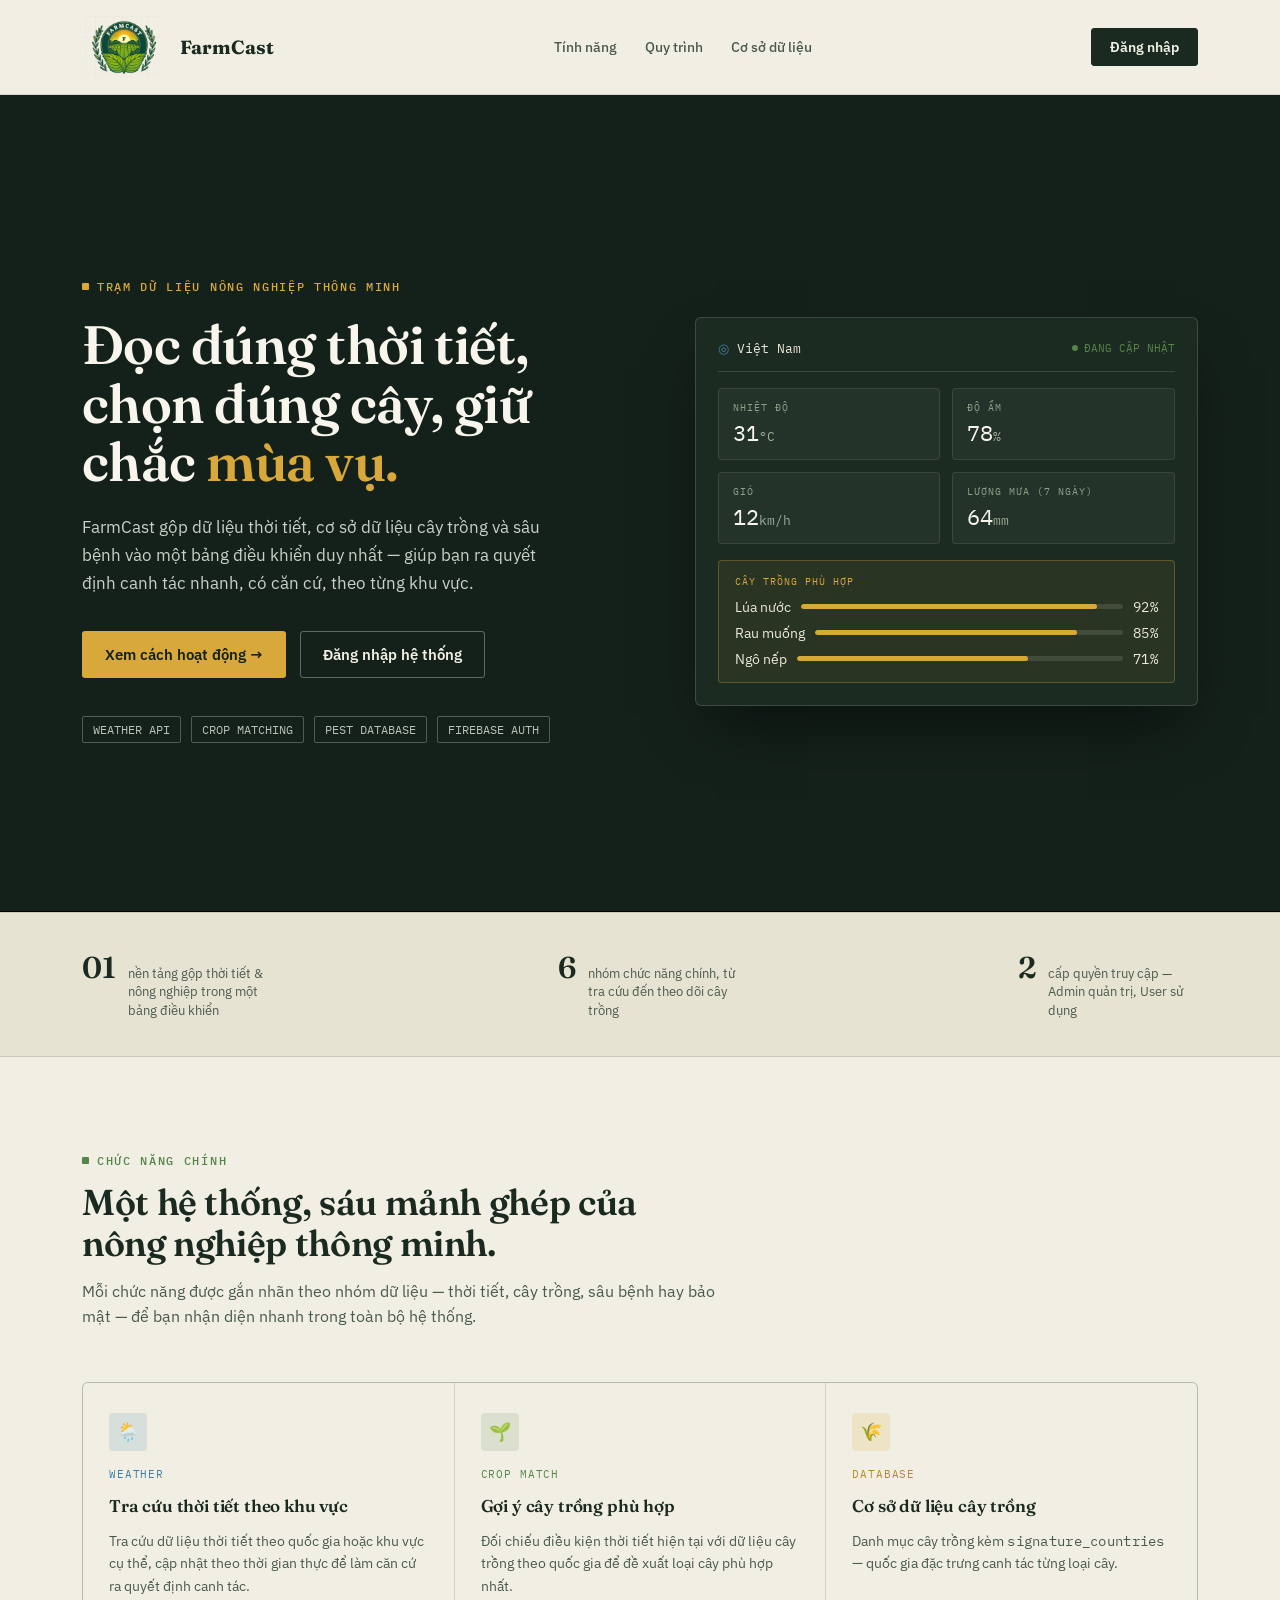
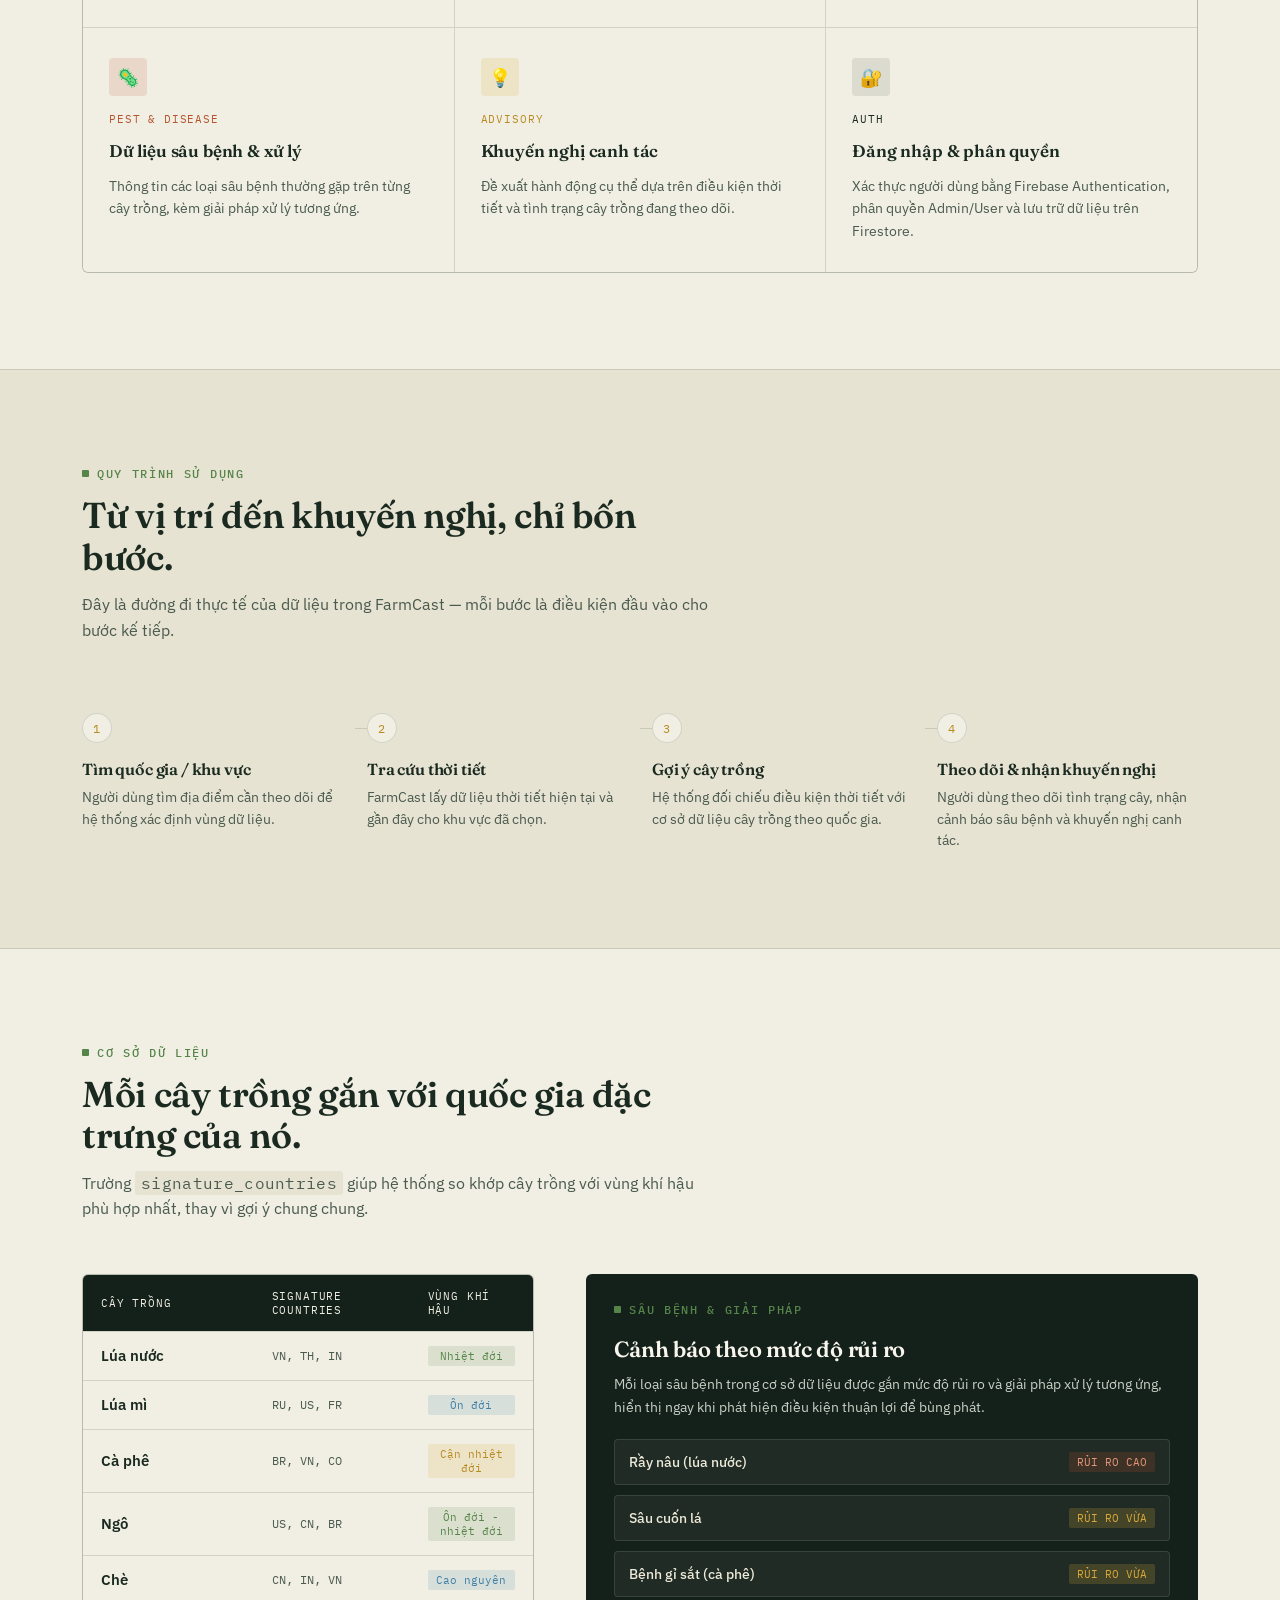
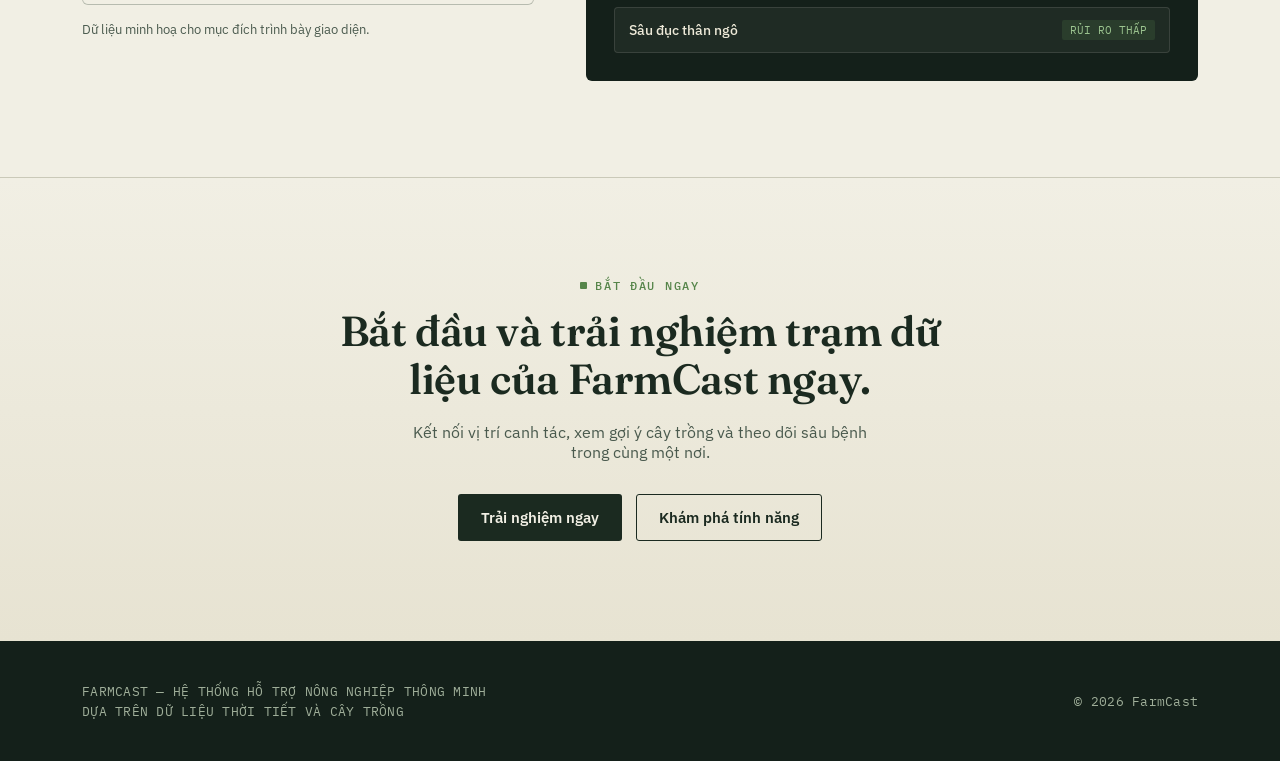
<file: index.html>
<!DOCTYPE html>
<html lang="vi">
<head>
<meta charset="UTF-8">
<meta name="viewport" content="width=device-width, initial-scale=1.0">
<title>FarmCast — Trạm dữ liệu nông nghiệp thông minh</title>
<link rel="preconnect" href="https://fonts.googleapis.com">
<link href="https://fonts.googleapis.com/css2?family=Fraunces:opsz,wght@9..144,400;9..144,500;9..144,600;9..144,700&family=IBM+Plex+Sans:wght@400;500;600;700&family=IBM+Plex+Mono:wght@400;500;600&display=swap" rel="stylesheet">
<style>
  :root{
    --soil:#14201A;
    --soil-2:#1C2B22;
    --paper:#F1EFE4;
    --paper-2:#E7E3D2;
    --ink:#1B2A20;
    --ink-soft:#4A5A4E;
    --wheat:#D8A93A;
    --wheat-deep:#B98A22;
    --sky:#3E7FA6;
    --leaf:#56854A;
    --rust:#B7532E;
    --line:rgba(27,42,32,0.14);
    --line-dark:rgba(241,239,228,0.14);
    --shadow: 0 1px 0 rgba(27,42,32,0.06);
  }
  *{box-sizing:border-box;}
  html{scroll-behavior:smooth;}
  body{
    margin:0;
    background:var(--paper);
    color:var(--ink);
    font-family:'IBM Plex Sans', sans-serif;
    -webkit-font-smoothing:antialiased;
  }
  h1,h2,h3{
    font-family:'Fraunces', serif;
    margin:0;
    font-weight:600;
    letter-spacing:-0.01em;
  }
  .mono{
    font-family:'IBM Plex Mono', monospace;
    letter-spacing:0.02em;
  }
  .eyebrow{
    font-family:'IBM Plex Mono', monospace;
    text-transform:uppercase;
    letter-spacing:0.14em;
    font-size:12px;
    font-weight:500;
    display:flex;
    align-items:center;
    gap:8px;
  }
  .eyebrow::before{
    content:"";
    width:7px;height:7px;
    background:currentColor;
    display:inline-block;
    border-radius:1px;
  }
  a{color:inherit;}
  .wrap{
    max-width:1180px;
    margin:0 auto;
    padding:0 32px;
  }
  img,svg{display:block;max-width:100%;}

  /* ===== NAV ===== */
  header.nav{
    position:sticky;top:0;z-index:50;
    background:rgba(241,239,228,0.86);
    backdrop-filter:blur(10px);
    border-bottom:1px solid var(--line);
  }
  .nav-inner{
    display:flex;align-items:center;justify-content:space-between;
    padding:16px 32px;
    max-width:1180px;margin:0 auto;
  }
  .brand{
    display:flex;align-items:center;gap:10px;
    font-family:'Fraunces',serif;font-weight:700;font-size:19px;
  }
  .brand .dot{
    width:10px;height:10px;background:var(--leaf);border-radius:2px;
    box-shadow: 3px 3px 0 var(--sky);
  }
  .nav-links{
    display:flex;gap:28px;font-size:14px;font-weight:500;
  }
  .nav-links a{text-decoration:none;color:var(--ink-soft);transition:color .15s;}
  .nav-links a:hover{color:var(--ink);}
  .nav-cta{
    font-size:14px;font-weight:600;
    background:var(--ink);color:var(--paper);
    padding:9px 18px;border-radius:3px;
    text-decoration:none;
    border:1px solid var(--ink);
  }
  @media(max-width:820px){.nav-links{display:none;}}

  /* ===== HERO ===== */
  .hero{
    background:var(--soil);
    color:var(--paper);
    position:relative;
    overflow:hidden;
    border-bottom:1px solid #000;
  }
  .hero::before{
    content:"";
    position:absolute;inset:0;
    background-size:64px 64px;
    opacity:.35;
   
  }
  .hero-inner{
    position:relative;
    display:grid;
    grid-template-columns:1.05fr 0.95fr;
    gap:56px;
    align-items:center;
    padding:88px 32px 72px;
  }
  .hero-eyebrow{color:var(--wheat);margin-bottom:22px;}
  .hero h1{
    font-size:clamp(34px,4.4vw,54px);
    line-height:1.08;
    color:#F8F6EC;
  }
  .hero h1 em{
    font-style:normal;color:var(--wheat);
  }
  .hero p.lede{
    margin:22px 0 0;
    max-width:480px;
    font-size:17px;
    line-height:1.65;
    color:#C9D1C6;
  }
  .hero-actions{
    display:flex;gap:14px;margin-top:34px;flex-wrap:wrap;
  }
  .btn{
    font-size:15px;font-weight:600;
    padding:13px 22px;border-radius:3px;
    text-decoration:none;
    display:inline-flex;align-items:center;gap:8px;
    transition:transform .15s ease, box-shadow .15s ease;
    border:1px solid transparent;
  }
  .btn-primary{
    background:var(--wheat);color:var(--soil);
  }
  .btn-primary:hover{transform:translateY(-2px);box-shadow:0 6px 0 var(--wheat-deep);}
  .btn-ghost{
    border-color:rgba(241,239,228,0.35);color:var(--paper);
  }
  .btn-ghost:hover{border-color:var(--paper);}
  .hero-tags{
    display:flex;gap:10px;margin-top:38px;flex-wrap:wrap;
  }
  .tag{
    font-family:'IBM Plex Mono',monospace;
    font-size:11.5px;
    padding:5px 10px;
    border:1px solid rgba(241,239,228,0.28);
    border-radius:2px;
    color:#B9C2B4;
  }

  /* ===== CONSOLE (signature element) ===== */
  .console{
    background:var(--soil-2);
    border:1px solid rgba(241,239,228,0.16);
    border-radius:6px;
    padding:22px;
    box-shadow:0 30px 60px -20px rgba(0,0,0,0.55);
  }
  .console-head{
    display:flex;justify-content:space-between;align-items:center;
    border-bottom:1px solid rgba(241,239,228,0.14);
    padding-bottom:14px;margin-bottom:16px;
  }
  .console-head .loc{
    font-family:'IBM Plex Mono',monospace;font-size:13px;color:#EDE9D8;
    display:flex;align-items:center;gap:8px;
  }
  .console-head .loc .pin{color:var(--sky);}
  .console-head .live{
    font-family:'IBM Plex Mono',monospace;font-size:10.5px;color:var(--leaf);
    display:flex;align-items:center;gap:6px;
  }
  .live .blip{width:6px;height:6px;background:var(--leaf);border-radius:50%;animation:pulse 1.8s infinite;}
  @keyframes pulse{0%,100%{opacity:1;}50%{opacity:.25;}}

  .console-grid{
    display:grid;grid-template-columns:1fr 1fr;gap:12px;margin-bottom:16px;
  }
  .cdata{
    background:rgba(241,239,228,0.04);
    border:1px solid rgba(241,239,228,0.1);
    border-radius:4px;
    padding:12px 14px;
  }
  .cdata .k{font-family:'IBM Plex Mono',monospace;font-size:10px;text-transform:uppercase;letter-spacing:.1em;color:#8FA089;}
  .cdata .v{font-family:'IBM Plex Mono',monospace;font-size:22px;color:#F8F6EC;margin-top:4px;}
  .cdata .v span{font-size:13px;color:#9FAE99;}

  .console-match{
    background:rgba(216,169,58,0.08);
    border:1px solid rgba(216,169,58,0.3);
    border-radius:4px;
    padding:14px 16px;
  }
  .console-match .k{font-family:'IBM Plex Mono',monospace;font-size:10px;text-transform:uppercase;letter-spacing:.1em;color:var(--wheat);}
  .match-rows{margin-top:10px;display:flex;flex-direction:column;gap:8px;}
  .match-row{display:flex;align-items:center;gap:10px;font-size:13.5px;color:#EDE9D8;}
  .match-bar{flex:1;height:5px;background:rgba(241,239,228,0.12);border-radius:3px;overflow:hidden;}
  .match-bar i{display:block;height:100%;background:var(--wheat);border-radius:3px;}

  /* ===== SECTIONS ===== */
  section{padding:96px 0;}
  .section-head{
    max-width:640px;margin:0 0 52px;
  }
  .section-head .eyebrow{color:var(--leaf);margin-bottom:14px;}
  .section-head h2{font-size:clamp(26px,3vw,36px);line-height:1.15;}
  .section-head p{color:var(--ink-soft);font-size:16px;line-height:1.6;margin-top:14px;}

  /* strip */
  .strip{
    background:var(--paper-2);
    border-top:1px solid var(--line);
    border-bottom:1px solid var(--line);
    padding:36px 0;
  }
  .strip-inner{
    display:flex;gap:40px;flex-wrap:wrap;justify-content:space-between;align-items:center;
  }
  .strip-item{display:flex;gap:12px;align-items:baseline;}
  .strip-item .num{font-family:'Fraunces',serif;font-size:30px;font-weight:600;color:var(--ink);}
  .strip-item .lbl{font-size:13px;color:var(--ink-soft);max-width:150px;line-height:1.4;}

  /* features */
  .feat-grid{
    display:grid;grid-template-columns:repeat(3,1fr);gap:1px;
    background:var(--line);
    border:1px solid var(--line);
    border-radius:6px;
    overflow:hidden;
  }
  .feat{
    background:var(--paper);
    padding:30px 26px;
    display:flex;flex-direction:column;gap:14px;
    transition:background .2s;
  }
  .feat:hover{background:var(--paper-2);}
  .feat .icon{
    width:38px;height:38px;
    border-radius:4px;
    display:flex;align-items:center;justify-content:center;
    font-size:18px;
  }
  .feat h3{font-size:17px;font-weight:600;}
  .feat p{font-size:14px;color:var(--ink-soft);line-height:1.6;margin:0;}
  .feat .cat{
    font-family:'IBM Plex Mono',monospace;font-size:10.5px;
    text-transform:uppercase;letter-spacing:.08em;
    margin-top:2px;
  }
  .c-sky{background:rgba(62,127,166,0.14);color:var(--sky);}
  .c-leaf{background:rgba(86,133,74,0.14);color:var(--leaf);}
  .c-rust{background:rgba(183,83,46,0.14);color:var(--rust);}
  .c-wheat{background:rgba(216,169,58,0.18);color:var(--wheat-deep);}
  .c-ink{background:rgba(27,42,32,0.1);color:var(--ink);}

  /* how it works */
  .flow{
    display:grid;grid-template-columns:repeat(4,1fr);gap:24px;
  }
  .flow-step{position:relative;padding-top:18px;}
  .flow-step .idx{
    font-family:'IBM Plex Mono',monospace;font-size:12px;color:var(--wheat-deep);
    border:1px solid var(--line);
    width:30px;height:30px;border-radius:50%;
    display:flex;align-items:center;justify-content:center;
    margin-bottom:16px;background:var(--paper);
  }
  .flow-step h3{font-size:16px;margin-bottom:8px;}
  .flow-step p{font-size:13.5px;color:var(--ink-soft);line-height:1.6;margin:0;}
  .flow-line{
    position:absolute;top:33px;left:calc(100% + 12px);width:calc(24px);
    height:1px;background:var(--line);
  }
  @media(max-width:900px){.flow{grid-template-columns:1fr 1fr;} .flow-line{display:none;}}

  /* crop db */
  .dbwrap{
    display:grid;grid-template-columns:0.85fr 1.15fr;gap:52px;align-items:start;
  }
  .db-list{display:flex;flex-direction:column;gap:1px;background:var(--line);border:1px solid var(--line);border-radius:6px;overflow:hidden;}
  .db-row{
    display:grid;grid-template-columns:1.1fr 1fr 0.6fr;gap:10px;
    background:var(--paper);padding:14px 18px;align-items:center;
  }
  .db-row.head{background:var(--soil);color:var(--paper);font-family:'IBM Plex Mono',monospace;font-size:10.5px;text-transform:uppercase;letter-spacing:.08em;}
  .db-row .crop{font-weight:600;font-size:14.5px;}
  .db-row .countries{font-family:'IBM Plex Mono',monospace;font-size:12px;color:var(--ink-soft);}
  .db-row .zone{
    font-family:'IBM Plex Mono',monospace;font-size:11px;
    padding:3px 8px;border-radius:2px;text-align:center;
  }
  .db-note{margin-top:16px;font-size:13px;color:var(--ink-soft);}
  .db-note code{
    font-family:'IBM Plex Mono',monospace;background:var(--paper-2);
    padding:2px 6px;border-radius:3px;font-size:12px;
  }
  .db-visual{
    background:var(--soil);border-radius:6px;padding:28px;color:var(--paper);
    min-height:340px;
  }
  .db-visual .eyebrow{color:var(--leaf);margin-bottom:18px;}
  .db-visual h3{font-family:'Fraunces',serif;font-size:22px;color:#F8F6EC;margin-bottom:10px;}
  .db-visual p{font-size:14px;color:#C9D1C6;line-height:1.65;margin:0 0 20px;}
  .pest-cards{display:flex;flex-direction:column;gap:10px;}
  .pest-card{
    background:rgba(241,239,228,0.05);border:1px solid rgba(241,239,228,0.12);
    border-radius:4px;padding:12px 14px;display:flex;justify-content:space-between;align-items:center;gap:12px;
  }
  .pest-card .pname{font-size:13.5px;color:#EDE9D8;font-weight:500;}
  .pest-card .plevel{font-family:'IBM Plex Mono',monospace;font-size:10.5px;padding:3px 8px;border-radius:2px;}
  .lv-high{background:rgba(183,83,46,0.2);color:#E29579;}
  .lv-mid{background:rgba(216,169,58,0.2);color:var(--wheat);}
  .lv-low{background:rgba(86,133,74,0.2);color:#9BC38F;}

  /* auth */
  .auth-band{
    background:var(--ink);color:var(--paper);
    border-radius:8px;
    padding:56px;
    display:grid;grid-template-columns:1fr 1fr;gap:48px;align-items:center;
  }
  .auth-band .eyebrow{color:var(--wheat);}
  .auth-band h2{color:#F8F6EC;font-size:28px;margin:16px 0 14px;}
  .auth-band p{color:#C9D1C6;font-size:15px;line-height:1.65;margin:0;}
  .role-cards{display:flex;flex-direction:column;gap:12px;}
  .role-card{
    border:1px solid rgba(241,239,228,0.16);border-radius:5px;
    padding:16px 18px;display:flex;justify-content:space-between;align-items:center;
  }
  .role-card .role{font-weight:600;font-size:14.5px;}
  .role-card .perm{font-family:'IBM Plex Mono',monospace;font-size:11px;color:#9FAE99;margin-top:4px;}
  .role-card .badge{
    font-family:'IBM Plex Mono',monospace;font-size:10.5px;
    padding:4px 10px;border-radius:2px;
  }
  .badge-admin{background:rgba(216,169,58,0.2);color:var(--wheat);}
  .badge-user{background:rgba(62,127,166,0.2);color:#7FB4D6;}

  /* final cta */
  .final-cta{
    text-align:center;padding:100px 32px;
    background:linear-gradient(180deg, var(--paper) 0%, var(--paper-2) 100%);
    border-top:1px solid var(--line);
  }
  .final-cta h2{font-size:clamp(28px,4vw,42px);max-width:620px;margin:0 auto 18px;line-height:1.15;}
  .final-cta p{color:var(--ink-soft);font-size:16px;max-width:480px;margin:0 auto 32px;}
  .final-actions{display:flex;gap:14px;justify-content:center;flex-wrap:wrap;}
  .btn-dark{background:var(--ink);color:var(--paper);}
  .btn-dark:hover{transform:translateY(-2px);box-shadow:0 6px 0 var(--soil-2);}
  .btn-outline{border:1px solid var(--ink);color:var(--ink);}

  footer{
    background:var(--soil);color:#9FAE99;
    padding:40px 32px;font-size:12.5px;
  }
  .footer-inner{
    display:flex;justify-content:space-between;flex-wrap:wrap;gap:16px;
    align-items:center;
  }
  .footer-title{font-family:'IBM Plex Mono',monospace;line-height:1.6;max-width:520px;}

  /* reveal */
 
  

  @media(max-width:960px){
    .hero-inner{grid-template-columns:1fr;padding-top:56px;}
    .feat-grid{grid-template-columns:1fr 1fr;}
    .flow{grid-template-columns:1fr 1fr;}
    .dbwrap{grid-template-columns:1fr;}
    .auth-band{grid-template-columns:1fr;padding:36px;}
  }
  @media(max-width:600px){
    .wrap{padding:0 20px;}
    .feat-grid{grid-template-columns:1fr;}
    .flow{grid-template-columns:1fr;}
    .console-grid{grid-template-columns:1fr 1fr;}
    .strip-inner{gap:24px;}
    .hero-inner{padding:56px 20px 48px;}
  }
  @media (prefers-reduced-motion: reduce){
    html{scroll-behavior:auto;}
    .reveal{opacity:1;transform:none;transition:none;}
    .live .blip{animation:none;}
  }
   .logo{
            width: 80px;
            height: auto;
            margin-right: 8px;
        }
</style>
</head>
<body>

<header class="nav">
  <div class="nav-inner">
    <div class="brand"><img src="/USER/img/FarmCast Logo.png" class="logo">FarmCast</div>
    <nav class="nav-links">
      <a href="#tinh-nang">Tính năng</a>
      <a href="#quy-trinh">Quy trình</a>
      <a href="#cay-trong">Cơ sở dữ liệu</a>
    </nav>
    <a class="nav-cta" href="../USER/HTML/login.html">Đăng nhập</a>
  </div>
</header>

<section class="hero">
  <div class="hero-inner wrap">
    <div>
      <div class="eyebrow hero-eyebrow">Trạm dữ liệu nông nghiệp thông minh</div>
      <h1>Đọc đúng thời tiết,<br>chọn đúng cây, giữ chắc <em>mùa vụ.</em></h1>
      <p class="lede">FarmCast gộp dữ liệu thời tiết, cơ sở dữ liệu cây trồng và sâu bệnh vào một bảng điều khiển duy nhất — giúp bạn ra quyết định canh tác nhanh, có căn cứ, theo từng khu vực.</p>
      <div class="hero-actions">
        <a class="btn btn-primary" href="#quy-trinh">Xem cách hoạt động →</a>
        <a class="btn btn-ghost" href="#dang-nhap">Đăng nhập hệ thống</a>
      </div>
      <div class="hero-tags">
        <span class="tag">WEATHER API</span>
        <span class="tag">CROP MATCHING</span>
        <span class="tag">PEST DATABASE</span>
        <span class="tag">FIREBASE AUTH</span>
      </div>
    </div>

    <div class="console reveal">
      <div class="console-head">
        <div class="loc"><span class="pin">◎</span> Việt Nam</div>
        <div class="live"><span class="blip"></span>ĐANG CẬP NHẬT</div>
      </div>
      <div class="console-grid">
        <div class="cdata">
          <div class="k">Nhiệt độ</div>
          <div class="v">31<span>°C</span></div>
        </div>
        <div class="cdata">
          <div class="k">Độ ẩm</div>
          <div class="v">78<span>%</span></div>
        </div>
        <div class="cdata">
          <div class="k">Gió</div>
          <div class="v">12<span>km/h</span></div>
        </div>
        <div class="cdata">
          <div class="k">Lượng mưa (7 ngày)</div>
          <div class="v">64<span>mm</span></div>
        </div>
      </div>
      <div class="console-match">
        <div class="k">Cây trồng phù hợp</div>
        <div class="match-rows">
          <div class="match-row">Lúa nước<div class="match-bar"><i style="width:92%"></i></div><span class="mono">92%</span></div>
          <div class="match-row">Rau muống<div class="match-bar"><i style="width:85%"></i></div><span class="mono">85%</span></div>
          <div class="match-row">Ngô nếp<div class="match-bar"><i style="width:71%"></i></div><span class="mono">71%</span></div>
        </div>
      </div>
    </div>
  </div>
</section>

<div class="strip">
  <div class="wrap strip-inner">
    <div class="strip-item"><span class="num">01</span><span class="lbl">nền tảng gộp thời tiết &amp; nông nghiệp trong một bảng điều khiển</span></div>
    <div class="strip-item"><span class="num">6</span><span class="lbl">nhóm chức năng chính, từ tra cứu đến theo dõi cây trồng</span></div>
    <div class="strip-item"><span class="num">2</span><span class="lbl">cấp quyền truy cập — Admin quản trị, User sử dụng</span></div>
  </div>
</div>

<section id="tinh-nang">
  <div class="wrap">
    <div class="section-head reveal">
      <div class="eyebrow">Chức năng chính</div>
      <h2>Một hệ thống, sáu mảnh ghép của nông nghiệp thông minh.</h2>
      <p>Mỗi chức năng được gắn nhãn theo nhóm dữ liệu — thời tiết, cây trồng, sâu bệnh hay bảo mật — để bạn nhận diện nhanh trong toàn bộ hệ thống.</p>
    </div>

    <div class="feat-grid reveal">
      <div class="feat">
        <div class="icon c-sky">🌦️</div>
        <div class="cat c-sky" style="background:none;padding:0;">Weather</div>
        <h3>Tra cứu thời tiết theo khu vực</h3>
        <p>Tra cứu dữ liệu thời tiết theo quốc gia hoặc khu vực cụ thể, cập nhật theo thời gian thực để làm căn cứ ra quyết định canh tác.</p>
      </div>
      <div class="feat">
        <div class="icon c-leaf">🌱</div>
        <div class="cat c-leaf" style="background:none;padding:0;">Crop match</div>
        <h3>Gợi ý cây trồng phù hợp</h3>
        <p>Đối chiếu điều kiện thời tiết hiện tại với dữ liệu cây trồng theo quốc gia để đề xuất loại cây phù hợp nhất.</p>
      </div>
      <div class="feat">
        <div class="icon c-wheat">🌾</div>
        <div class="cat c-wheat" style="background:none;padding:0;">Database</div>
        <h3>Cơ sở dữ liệu cây trồng</h3>
        <p>Danh mục cây trồng kèm <code class="mono">signature_countries</code> — quốc gia đặc trưng canh tác từng loại cây.</p>
      </div>
      <div class="feat">
        <div class="icon c-rust">🦠</div>
        <div class="cat c-rust" style="background:none;padding:0;">Pest &amp; disease</div>
        <h3>Dữ liệu sâu bệnh &amp; xử lý</h3>
        <p>Thông tin các loại sâu bệnh thường gặp trên từng cây trồng, kèm giải pháp xử lý tương ứng.</p>
      </div>
      <div class="feat">
        <div class="icon c-wheat">💡</div>
        <div class="cat c-wheat" style="background:none;padding:0;">Advisory</div>
        <h3>Khuyến nghị canh tác</h3>
        <p>Đề xuất hành động cụ thể dựa trên điều kiện thời tiết và tình trạng cây trồng đang theo dõi.</p>
      </div>
      <div class="feat">
        <div class="icon c-ink">🔐</div>
        <div class="cat c-ink" style="background:none;padding:0;">Auth</div>
        <h3>Đăng nhập &amp; phân quyền</h3>
        <p>Xác thực người dùng bằng Firebase Authentication, phân quyền Admin/User và lưu trữ dữ liệu trên Firestore.</p>
      </div>
    </div>
  </div>
</section>

<section id="quy-trinh" style="background:var(--paper-2);border-top:1px solid var(--line);border-bottom:1px solid var(--line);">
  <div class="wrap">
    <div class="section-head reveal">
      <div class="eyebrow">Quy trình sử dụng</div>
      <h2>Từ vị trí đến khuyến nghị, chỉ bốn bước.</h2>
      <p>Đây là đường đi thực tế của dữ liệu trong FarmCast — mỗi bước là điều kiện đầu vào cho bước kế tiếp.</p>
    </div>
    <div class="flow reveal">
      <div class="flow-step">
        <div class="idx mono">1</div>
        <h3>Tìm quốc gia / khu vực</h3>
        <p>Người dùng tìm địa điểm cần theo dõi để hệ thống xác định vùng dữ liệu.</p>
        <div class="flow-line"></div>
      </div>
      <div class="flow-step">
        <div class="idx mono">2</div>
        <h3>Tra cứu thời tiết</h3>
        <p>FarmCast lấy dữ liệu thời tiết hiện tại và gần đây cho khu vực đã chọn.</p>
        <div class="flow-line"></div>
      </div>
      <div class="flow-step">
        <div class="idx mono">3</div>
        <h3>Gợi ý cây trồng</h3>
        <p>Hệ thống đối chiếu điều kiện thời tiết với cơ sở dữ liệu cây trồng theo quốc gia.</p>
        <div class="flow-line"></div>
      </div>
      <div class="flow-step">
        <div class="idx mono">4</div>
        <h3>Theo dõi &amp; nhận khuyến nghị</h3>
        <p>Người dùng theo dõi tình trạng cây, nhận cảnh báo sâu bệnh và khuyến nghị canh tác.</p>
      </div>
    </div>
  </div>
</section>

<section id="cay-trong">
  <div class="wrap">
    <div class="section-head reveal">
      <div class="eyebrow">Cơ sở dữ liệu</div>
      <h2>Mỗi cây trồng gắn với quốc gia đặc trưng của nó.</h2>
      <p>Trường <code class="mono" style="background:var(--paper-2);padding:2px 6px;border-radius:3px;">signature_countries</code> giúp hệ thống so khớp cây trồng với vùng khí hậu phù hợp nhất, thay vì gợi ý chung chung.</p>
    </div>

    <div class="dbwrap">
      <div class="reveal">
        <div class="db-list">
          <div class="db-row head"><span>Cây trồng</span><span>Signature countries</span><span>Vùng khí hậu</span></div>
          <div class="db-row"><span class="crop">Lúa nước</span><span class="countries">VN, TH, IN</span><span class="zone" style="background:rgba(86,133,74,.14);color:var(--leaf);">Nhiệt đới</span></div>
          <div class="db-row"><span class="crop">Lúa mì</span><span class="countries">RU, US, FR</span><span class="zone" style="background:rgba(62,127,166,.14);color:var(--sky);">Ôn đới</span></div>
          <div class="db-row"><span class="crop">Cà phê</span><span class="countries">BR, VN, CO</span><span class="zone" style="background:rgba(216,169,58,.16);color:var(--wheat-deep);">Cận nhiệt đới</span></div>
          <div class="db-row"><span class="crop">Ngô</span><span class="countries">US, CN, BR</span><span class="zone" style="background:rgba(86,133,74,.14);color:var(--leaf);">Ôn đới - nhiệt đới</span></div>
          <div class="db-row"><span class="crop">Chè</span><span class="countries">CN, IN, VN</span><span class="zone" style="background:rgba(62,127,166,.14);color:var(--sky);">Cao nguyên</span></div>
        </div>
        <p class="db-note">Dữ liệu minh hoạ cho mục đích trình bày giao diện.</p>
      </div>

      <div class="db-visual reveal">
        <div class="eyebrow">Sâu bệnh &amp; giải pháp</div>
        <h3>Cảnh báo theo mức độ rủi ro</h3>
        <p>Mỗi loại sâu bệnh trong cơ sở dữ liệu được gắn mức độ rủi ro và giải pháp xử lý tương ứng, hiển thị ngay khi phát hiện điều kiện thuận lợi để bùng phát.</p>
        <div class="pest-cards">
          <div class="pest-card"><span class="pname">Rầy nâu (lúa nước)</span><span class="plevel lv-high">RỦI RO CAO</span></div>
          <div class="pest-card"><span class="pname">Sâu cuốn lá</span><span class="plevel lv-mid">RỦI RO VỪA</span></div>
          <div class="pest-card"><span class="pname">Bệnh gỉ sắt (cà phê)</span><span class="plevel lv-mid">RỦI RO VỪA</span></div>
          <div class="pest-card"><span class="pname">Sâu đục thân ngô</span><span class="plevel lv-low">RỦI RO THẤP</span></div>
        </div>
      </div>
    </div>
  </div>
</section>



<section class="final-cta" id="dang-nhap">
  <div class="reveal">
    <div class="eyebrow" style="justify-content:center;color:var(--leaf);margin-bottom:14px;">Bắt đầu ngay</div>
    <h2>Bắt đầu và trải nghiệm trạm dữ liệu của FarmCast ngay.</h2>
    <p>Kết nối vị trí canh tác, xem gợi ý cây trồng và theo dõi sâu bệnh trong cùng một nơi.</p>
    <div class="final-actions">
      <a class="btn btn-dark" href="/USER/HTML/Web_App.html">Trải nghiệm ngay</a>
      <a class="btn btn-outline" href="#tinh-nang">Khám phá tính năng</a>
    </div>
  </div>
</section>

<footer>
  <div class="wrap footer-inner">
    <div class="footer-title mono">FARMCAST — HỆ THỐNG HỖ TRỢ NÔNG NGHIỆP THÔNG MINH<br>DỰA TRÊN DỮ LIỆU THỜI TIẾT VÀ CÂY TRỒNG</div>
    <div class="mono">© 2026 FarmCast</div>
  </div>
</footer>

<script>
  const els = document.querySelectorAll('.reveal');
  if('IntersectionObserver' in window){
    const io = new IntersectionObserver((entries)=>{
      entries.forEach(e=>{
        if(e.isIntersecting){ e.target.classList.add('in'); io.unobserve(e.target); }
      });
    }, {threshold:0.15});
    els.forEach(el=>io.observe(el));
  } else {
    els.forEach(el=>el.classList.add('in'));
  }
</script>

</body>
</html>
</file>
